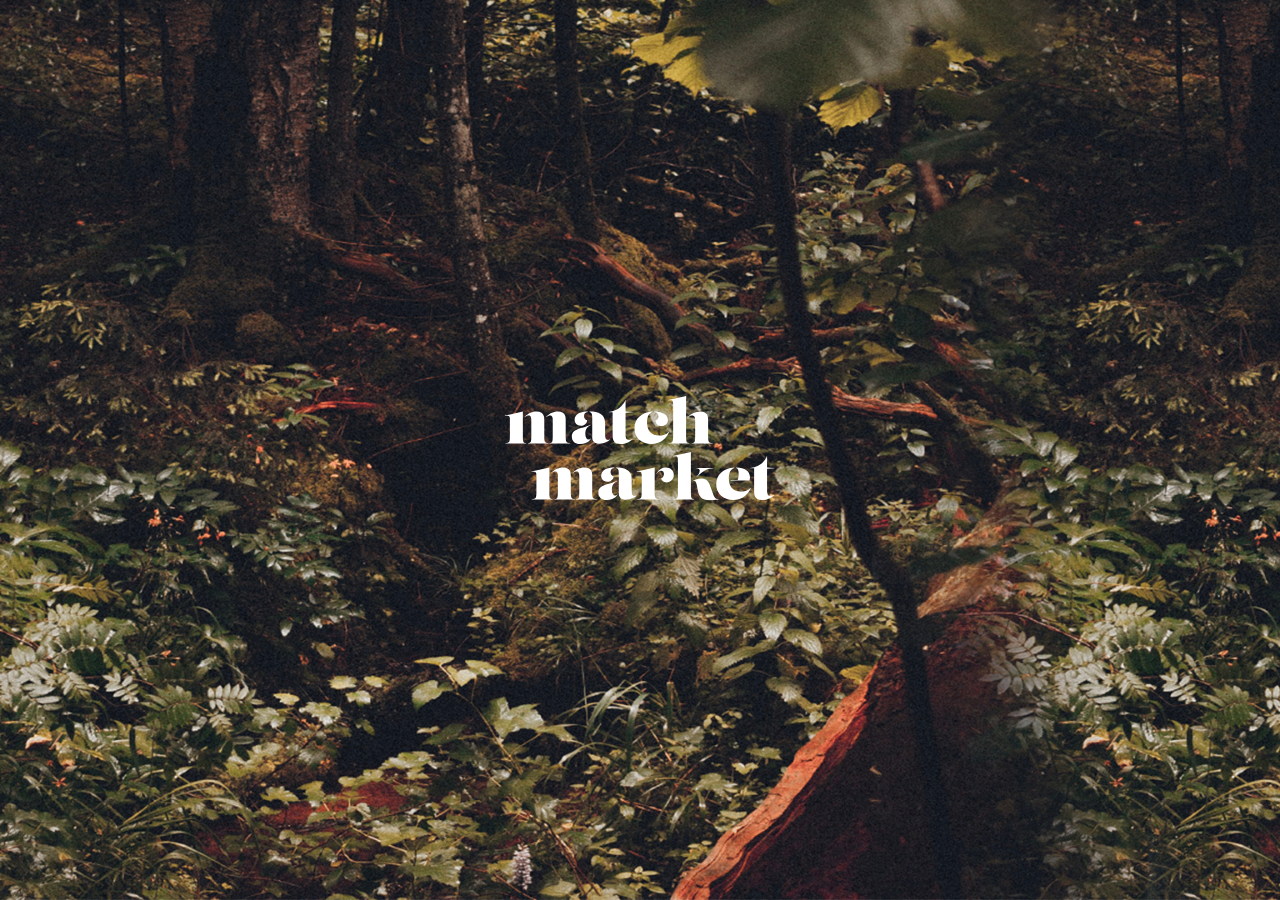
<file: index.html>
<!DOCTYPE html>
<html lang="en">
<head>
    
    <title>Match Market</title>
    <link rel="stylesheet" href="css/splash.css">
</head>
<body>
    <style>
    body {
    background-image: url("images/background2.jpg");
    background-position: center center;
    background-repeat: no-repeat;
    background-attachment: fixed;
    background-size: cover;
    z-index: 1;
    }
    </style>
    
    <div class="logo">
    <a href="welcome.html"><img src="images/logo.svg" alt="match Market"></a>
    </div>
</body>
</html>
</file>
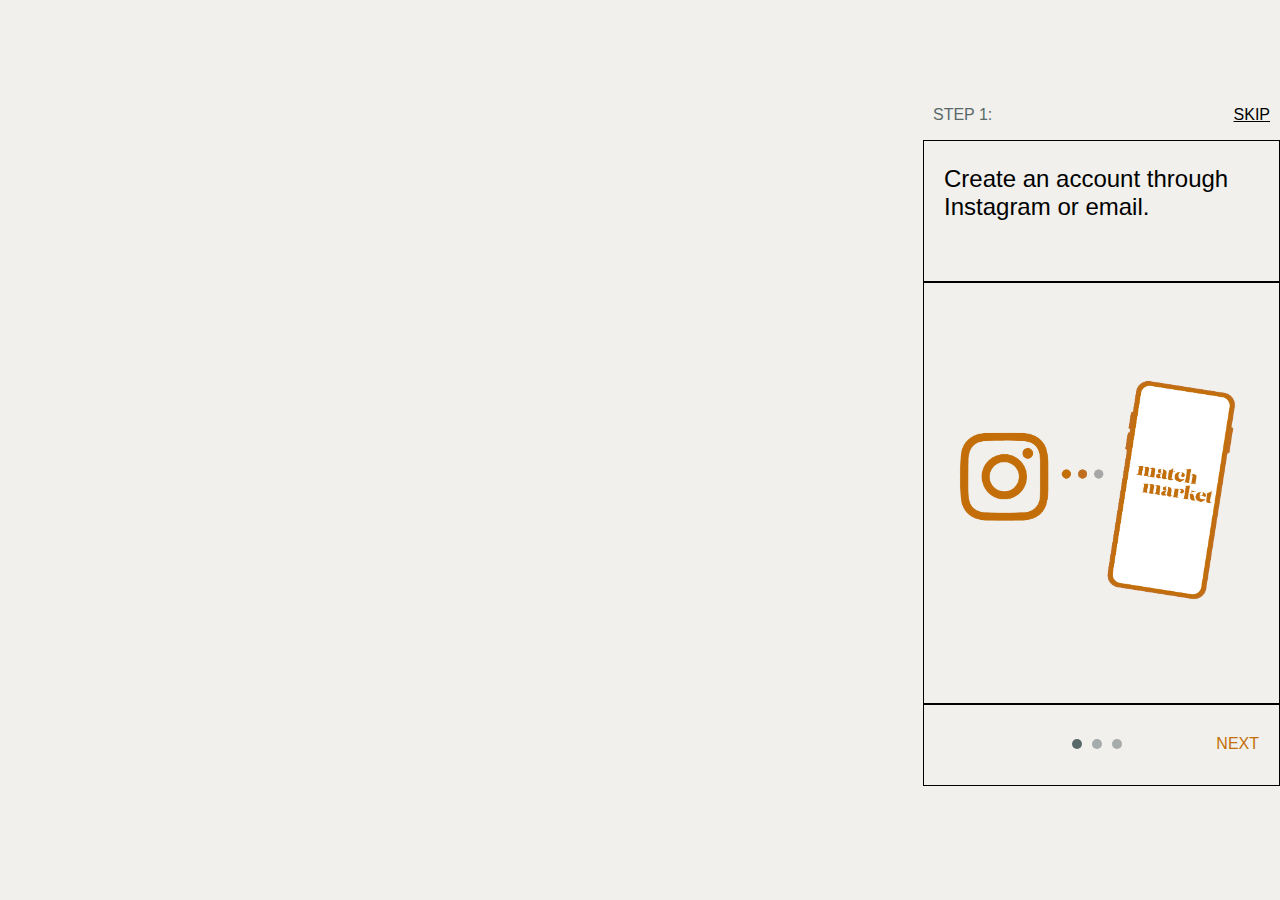
<file: coachOne.html>
<!DOCTYPE html>
<html lang="en">
<head>
    
    <title> About Match </title>
    <link rel="stylesheet" href="css/coach.css">
    <link rel=“stylesheet” href=“https://use.typekit.net/tdu4tup.css”>
    
</head>
<body>
 
    <div class="textBox">
        <div id="step">
        <p style= "color:#596869" > STEP 1:</p> 
        <a href="#"style= "color: #000000; text-align:left">SKIP</a>
        </div>
        <div id="learn">
        <p>Create an account through Instagram or email.</p>
    </div>
   
    <div id="gifOne">
    <img src="images/Slide-2-01-01.gif" height="400" width="auto">
    </div>
    
    <div id="next">
        <a  href="#" style="color: #f1f0ec; padding-top: 15pt;">PREV</a>  
        <div id="Status">
        <img  src="images/Status.svg" >
        </div>
        <div id="nextText">
         <a  href="coachTwo.html" style="color: #c36f09;">NEXT</a>
         </div>
        </div>
    </div>
    
</body>

</html>
</file>
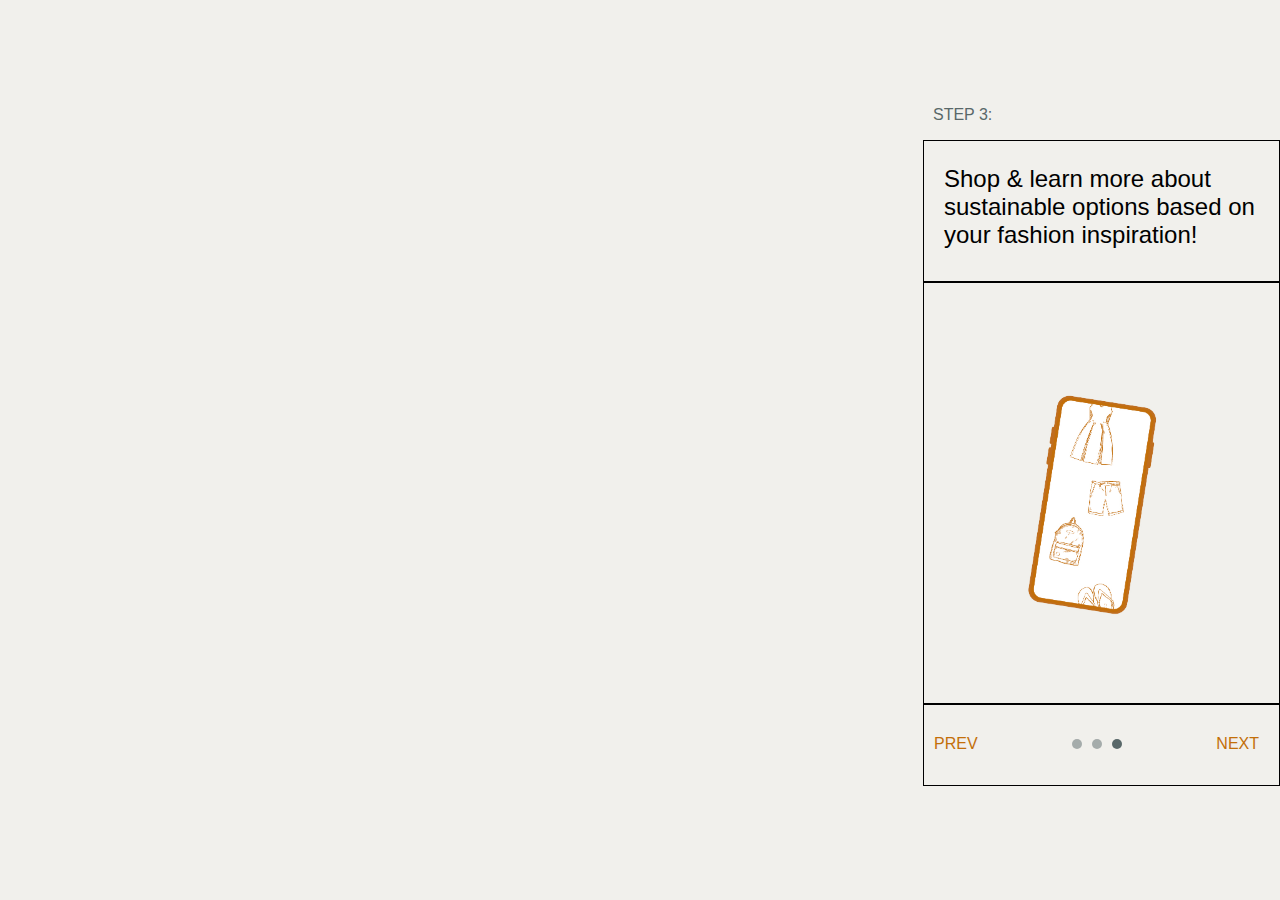
<file: coachThree.html>
<!DOCTYPE html>
<html lang="en">
<head>
    
    <title> About Match </title>
    <link rel="stylesheet" href="css/coach.css">
    <link rel=“stylesheet” href=“https://use.typekit.net/tdu4tup.css”>

</head>
<body>
 
    <div class="textBox">
        <div id="step">
        <p style= "color:#596869" > STEP 3:</p> 
        </div>
        <div id="learn">
        <p>Shop & learn more about sustainable options based on your fashion inspiration!</p>
    </div>
   
    <div id="gifOne">
    <img src="images/GIF-last.gif" height="400" width="auto">
    </div>
    
    <div id="next">
    <a  href="coachTwo.html" style="color: #c36f09; padding-top: 15pt;">PREV</a>  
    <div id="Status">
    <img  src="images/Status3.svg" >
    </div>
    <div id="nextText">
     <a  href="#" style="color: #c36f09;">NEXT</a>
     </div>
    </div>
    </div>
    
</body>

</html>
</file>
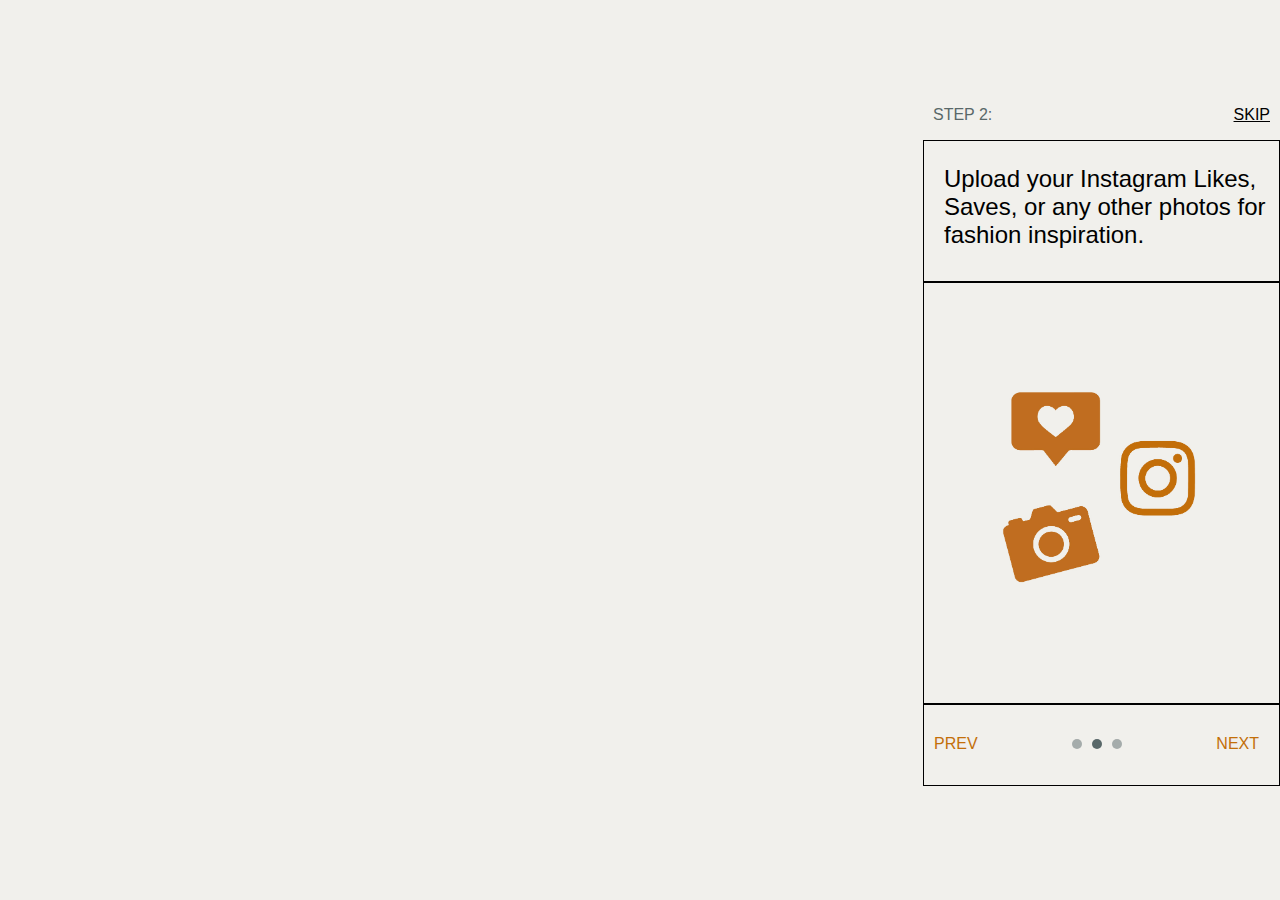
<file: coachTwo.html>
<!DOCTYPE html>
<html lang="en">
<head>
    
    <title> About Match </title>
    <link rel="stylesheet" href="css/coach.css">
    <link rel=“stylesheet” href=“https://use.typekit.net/tdu4tup.css”>

</head>
<body>
 
    <div class="textBox">
        <div id="step">
        <p style= "color:#596869" > STEP 2:</p> 
        <a href="#"style= "color: #000000; text-align:left">SKIP</a>
        </div>
        <div id="learn">
        <p>Upload your Instagram Likes, Saves, or any other photos for fashion inspiration.</p>
    </div>
   
    <div id="gifOne">
    <img src="images/Gif 3.gif" height="400" width="auto">
    </div>
    
    <div id="next">
    <a  href="coachOne.html" style="color: #c36f09; padding-top: 15pt;">PREV</a>  
    <div id="Status">
    <img  src="images/Status2.svg" >
    </div>
    <div id="nextText">
     <a  href="coachThree.html" style="color: #c36f09;">NEXT</a>
     </div>
    </div>
    </div>
    
</body>

</html>
</file>
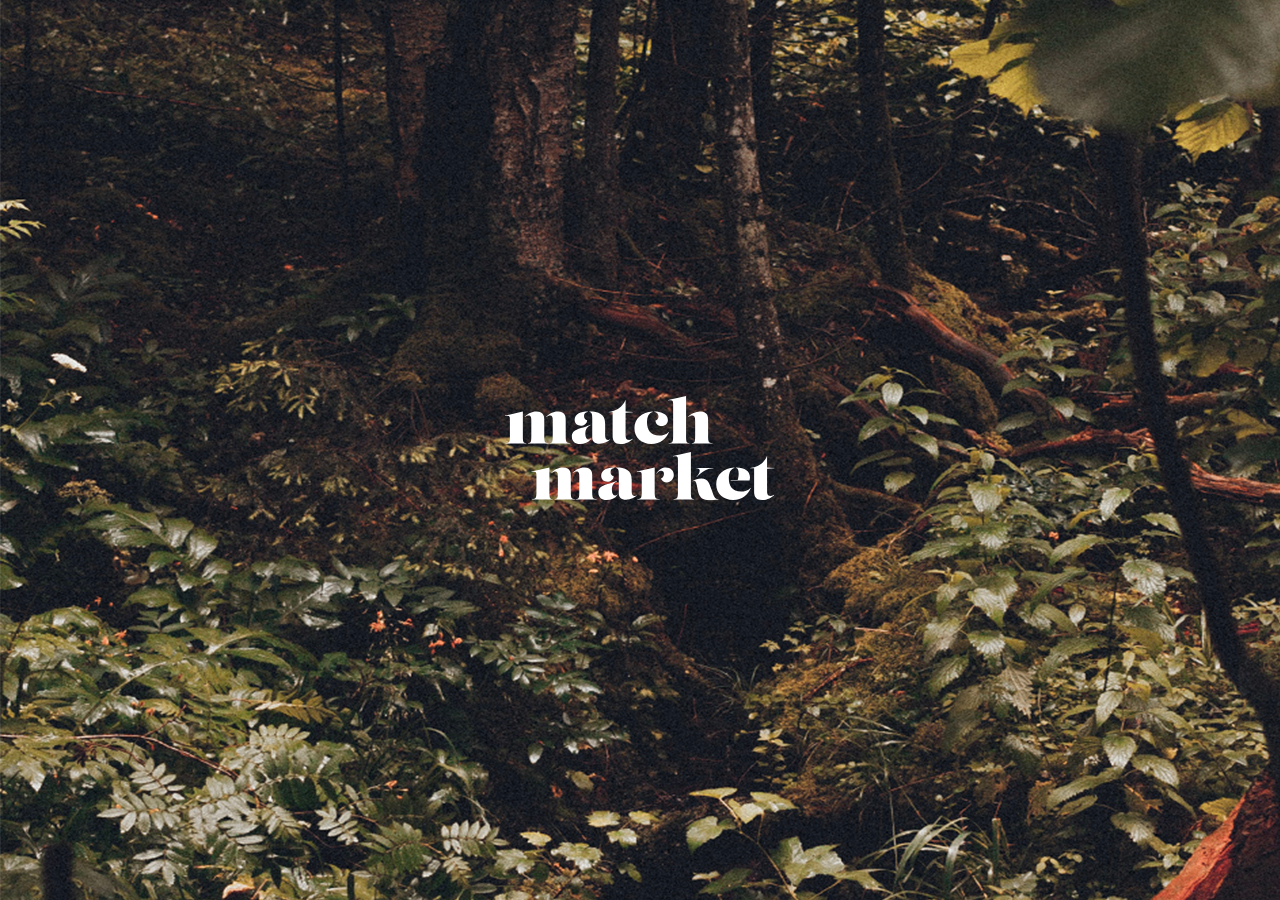
<file: splash.html>
<!DOCTYPE html>
<html lang="en">
<head>
    
    <title>Match Market</title>
    <link rel="stylesheet" href="css/splash.css">
</head>
<body>
    <style>
    body {
    background-image: url("images/background2.jpg");
    background-repeat: no-repeat;
    }
    </style>
    
    <div class="logo">
    <a href="welcome.html"><img src="images/logo.svg" alt="match Market"></a>
    </div>
</body>
</html>
</file>
<file: css/splash.css>
.logo{
    margin: 0;
    position: absolute;
    top: 50%;
    left: 50%;
    transform: translate(-50%, -50%);
    cursor: pointer;
}
</file>
<file: css/coach.css>
p{
    font-family: "acumin pro", "helvetica neue", "helvetica", "sans-serif";
    }
   body{
       background-color: #f1f0ec;
   }
    .textBox
    { 
        position: absolute;
        right: 0px;
        height: 690;
        width: 355;
        top: 10%;   
    }
    #step{
        font-family:"acumin pro", "helvetica neue", "helvetica", "sans-serif"; 
        font-size: 12pt;
        display: flex;
        align-items: baseline;
        justify-content: space-between;
        padding-left: 10px;
        padding-right: 10px;
    }
    #learn
    {
        color: black;
        font-size: 18pt;
        height: 140px;
        width: 335px;
        padding-left: 20px;
        border: 1px solid black;
        
    }
    #gifOne
    {
        height: 420px;
        width: 355px;
        border: 1px solid black;
    }
    #next
    {
        display: flex;
        align-items: baseline;
        justify-content: space-between;
        font-family:"acumin pro", "helvetica neue", "helvetica", "sans-serif"; 
        font-size: 12pt;
        height: 60px;
        width: 335px;
        padding: 10px;  
        border: 1px solid black;
    }
    

    #nextText{
        font-family:"acumin pro", "helvetica neue", "helvetica", "sans-serif"; 
        font-size: 12pt;
        text-align: right;
        padding-right: 10px;
        margin-top: 15px;

    }
    #next a{
    text-decoration: none;
}
    @media screen and (max-width: 768px) {
       
    }
</file>
